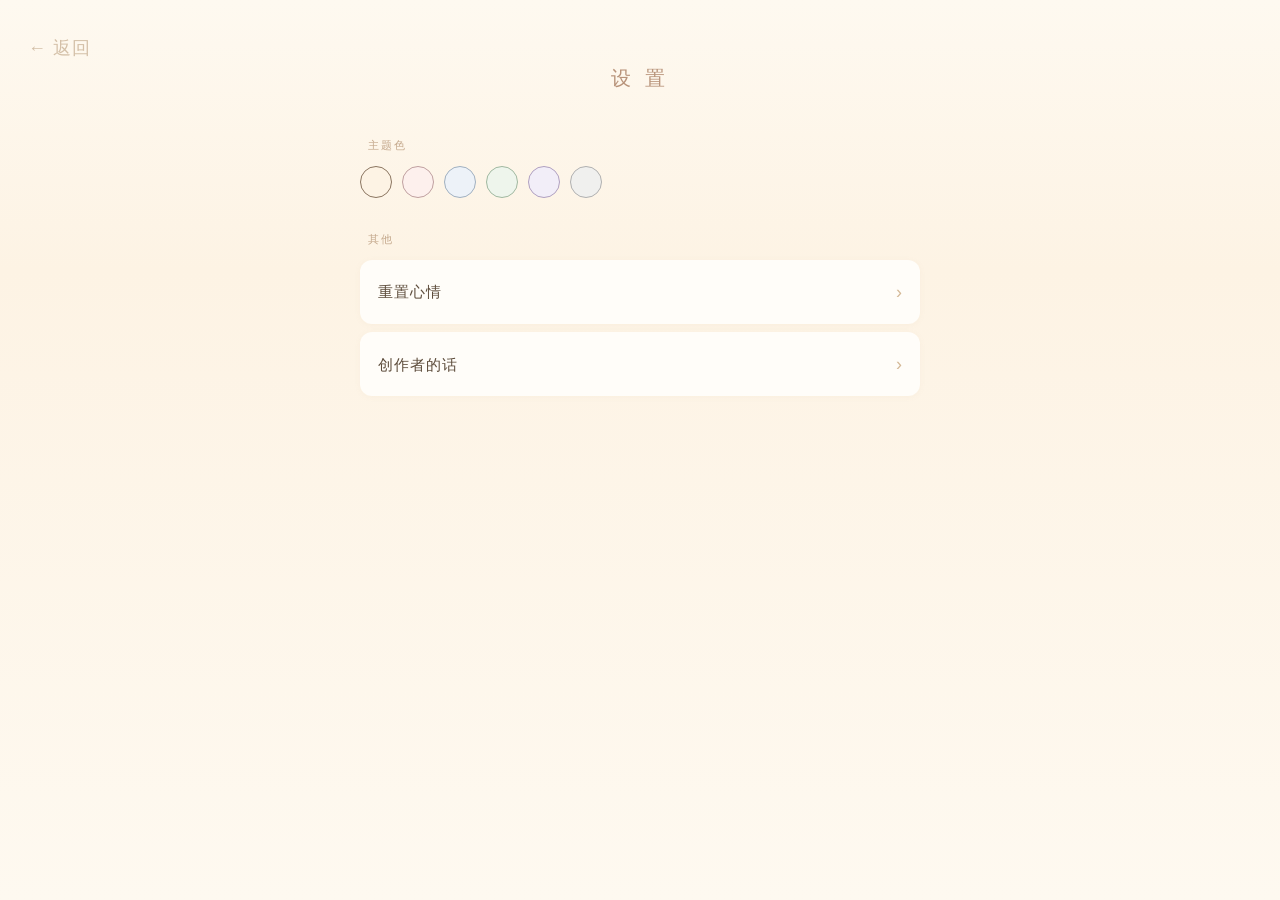
<file: settings.html>
<!DOCTYPE html>
<html lang="zh-CN">
<head>
    <meta charset="UTF-8">
    <meta name="viewport" content="width=device-width, initial-scale=1.0">
    <title>设置 · 100天</title>
    <style>
        * {
            margin: 0;
            padding: 0;
            box-sizing: border-box;
        }

        body {
            font-family: "PingFang SC", "Hiragino Sans GB", "Microsoft YaHei", "Noto Sans SC", sans-serif;
            background: linear-gradient(180deg, #fef9f0 0%, #fdf3e4 30%, #fef9f0 100%);
            min-height: 100vh;
            color: #5c4b3a;
            line-height: 1.8;
            -webkit-font-smoothing: antialiased;
        }

        .container {
            max-width: 600px;
            margin: 0 auto;
            padding: 40px 20px 60px;
        }

        .back-link {
            position: absolute;
            top: 32px;
            left: 28px;
            z-index: 998;
            font-size: 18px;
            color: #d4c0a8;
            text-decoration: none;
            letter-spacing: 1px;
            transition: color 0.3s ease;
        }
        .back-link:hover { color: #b8937a; }

        .page-title {
            text-align: center;
            font-size: 20px;
            font-weight: 400;
            color: #b8937a;
            letter-spacing: 4px;
            margin-bottom: 40px;
            padding-top: 20px;
        }

        .setting-group {
            margin-bottom: 32px;
        }

        .setting-group-title {
            font-size: 11px;
            color: #c4a88c;
            letter-spacing: 2px;
            margin-bottom: 10px;
            padding-left: 8px;
        }

        .setting-item {
            display: flex;
            justify-content: space-between;
            align-items: center;
            background: #fffdf9;
            border-radius: 12px;
            padding: 16px 18px;
            margin-bottom: 8px;
            cursor: pointer;
            transition: background 0.2s ease;
            box-shadow: 0 1px 6px rgba(180, 150, 120, 0.06);
        }
        .setting-item:hover {
            background: #fdf7ef;
        }
        .setting-item span:first-child {
            font-size: 15px;
            color: #5c4b3a;
            letter-spacing: 1px;
        }
        .setting-arrow {
            font-size: 18px;
            color: #d4b896;
        }

        .theme-colors {
            display: flex;
            gap: 10px;
            flex-wrap: wrap;
        }
        .color-dot {
            width: 32px;
            height: 32px;
            border-radius: 50%;
            cursor: pointer;
            border: 2px solid transparent;
            transition: border-color 0.2s ease, transform 0.2s ease;
        }
        .color-dot:hover {
            transform: scale(1.1);
        }
        .color-dot.active {
            border-color: #8b7560;
        }
        .color-warm { background: #fdf3e4; border: 1px solid #d4b896; }
.color-pink { background: #fdf0ed; border: 1px solid #c0a0a0; }
.color-blue { background: #edf2f8; border: 1px solid #a0b0c0; }
.color-green { background: #eef5ec; border: 1px solid #a0b8a0; }
.color-purple { background: #f2eef8; border: 1px solid #b0a0c0; }
.color-gray { background: #f0f0ee; border: 1px solid #b0b0b0; }
        .toast {
            position: fixed;
            top: 50%;
            left: 50%;
            transform: translate(-50%, -50%) scale(0.8);
            background: rgba(60, 40, 25, 0.88);
            color: #fef9f0;
            padding: 12px 24px;
            border-radius: 24px;
            font-size: 14px;
            letter-spacing: 2px;
            z-index: 3000;
            opacity: 0;
            pointer-events: none;
            transition: opacity 0.3s ease, transform 0.3s ease;
        }
        .toast.show {
            opacity: 1;
            transform: translate(-50%, -50%) scale(1);
        }

        @media (max-width: 480px) {
            .container {
                padding: 24px 14px 40px;
            }
            .setting-item {
                padding: 14px 16px;
            }
        }

        /* ========== 创作者的话 - 密码弹窗 ========== */
        .creator-password-overlay {
            display: none;
            position: fixed;
            top: 0; left: 0;
            width: 100%; height: 100%;
            background: rgba(0,0,0,0.7);
            z-index: 4000;
            align-items: center;
            justify-content: center;
        }
        .creator-password-box {
            background: #1a1a2e;
            border: 1px solid #3a3a58;
            border-radius: 16px;
            padding: 32px 28px 24px;
            width: 280px;
            text-align: center;
            position: relative;
        }
        .creator-password-close {
            position: absolute;
            top: 8px; right: 14px;
            font-size: 26px;
            color: #888;
            cursor: pointer;
        }
        .creator-password-title {
            font-size: 16px;
            color: #c8c0b8;
            letter-spacing: 2px;
            margin-bottom: 20px;
        }
        .creator-password-input {
            width: 100%;
            padding: 10px 14px;
            background: #252540;
            border: 1px solid #3a3a58;
            border-radius: 8px;
            color: #e0d8d0;
            font-size: 16px;
            text-align: center;
            outline: none;
            margin-bottom: 16px;
        }
        .creator-password-input:focus { border-color: #9080b0; }
        .creator-password-btn {
            width: 100%;
            padding: 10px;
            background: #3a3a58;
            border: none;
            border-radius: 8px;
            color: #d0c8c0;
            font-size: 14px;
            letter-spacing: 2px;
            cursor: pointer;
        }
        .creator-password-btn:hover { background: #4a4a6a; }
        .creator-password-error {
            font-size: 12px;
            color: #c06060;
            margin-top: 10px;
            min-height: 18px;
        }

        /* ========== 创作者的话 - 内容页 ========== */
        .creator-note-overlay {
            display: none;
            position: fixed;
            top: 0; left: 0;
            width: 100%; height: 100%;
            background: rgba(0,0,0,0.85);
            z-index: 4001;
            align-items: center;
            justify-content: center;
        }
        
        .creator-note-box {
        background: #1a1a2e;
        border: none;
        border-radius: 16px;
        padding: 40px 36px 36px;
        width: 480px;
        max-width: 90vw;
        max-height: 75vh;
        overflow-y: auto;
        scrollbar-width: none;
        -ms-overflow-style: none;
        position: relative;
        text-align: center;
        }
        
        .creator-note-close {
            position: absolute;
            top: 8px; right: 14px;
            font-size: 26px;
            color: #888;
            cursor: pointer;
        }
        .creator-note-title {
            font-size: 18px;
            color: #e0d8c8;
            letter-spacing: 3px;
            margin-bottom: 18px;
        }
                .creator-note-cards {
            display: flex;
            flex-direction: column;
            gap: 12px;
            text-align: left;
        }

        .note-card {
            background: #252540;
            border: 1px solid #3a3a58;
            border-radius: 12px;
            padding: 16px 18px;
        }

        .note-card p {
            font-size: 14px;
            color: #c8c0b0;
            line-height: 2;
            letter-spacing: 1px;
        }
        .creator-note-content {
        font-size: 15px;
        color: #c8c0b0;
        line-height: 2.2;
        letter-spacing: 1px;
        white-space: pre-wrap;
        text-align: left;
        max-width: 400px;
        margin: 0 auto;
        }
        
        .creator-note-box::-webkit-scrollbar {
        display: none;
        }
    </style>
</head>
<body>
    <!-- 返回 -->
    <a href="index.html" class="back-link" title="返回">← 返回</a>

    <div class="container">
        <h1 class="page-title">设 置</h1>

        <!-- 主题色 -->
        <div class="setting-group">
            <p class="setting-group-title">主题色</p>
            <div class="theme-colors" id="themeColors">
                <div class="color-dot color-warm" data-theme="warm"></div>
                <div class="color-dot color-pink" data-theme="pink"></div>
                <div class="color-dot color-blue" data-theme="blue"></div>
                <div class="color-dot color-green" data-theme="green"></div>
                <div class="color-dot color-purple" data-theme="purple"></div>
                <div class="color-dot color-gray" data-theme="gray"></div>
            </div>
        </div>

        <!-- 其他设置 -->
        <div class="setting-group">
            <p class="setting-group-title">其他</p>
            <div class="setting-item" id="resetMood">
                <span>重置心情</span>
                <span class="setting-arrow">›</span>
            </div>
            <div class="setting-item" id="creatorNoteTrigger">
                <span>创作者的话</span>
                <span class="setting-arrow">›</span>
            </div>
        </div>
    </div>

    <!-- Toast 提示 -->
    <div class="toast" id="toast"></div>

    <!-- 创作者的话 - 密码弹窗 -->
    <div class="creator-password-overlay" id="creatorPasswordOverlay">
        <div class="creator-password-box">
            <span class="creator-password-close" id="creatorPasswordClose">&times;</span>
            <p class="creator-password-title">🔒 输入密码</p>
            <input type="password" class="creator-password-input" id="creatorPasswordInput" placeholder="请输入密码">
            <button class="creator-password-btn" id="creatorPasswordBtn">确认</button>
            <p class="creator-password-error" id="creatorPasswordError"></p>
        </div>
    </div>

    <!-- 创作者的话 - 内容页 -->
        <!-- 创作者的话 - 内容页 -->
    <div class="creator-note-overlay" id="creatorNoteOverlay">
        <div class="creator-note-box">
            <span class="creator-note-close" id="creatorNoteClose">&times;</span>
            <p class="creator-note-title">创作者的话</p>
            <div class="creator-note-cards" id="creatorNoteCards">
                <div class="note-card">
                    <p>如果你能看到这些话了，就意味着我盼望好久的那一天到来了！如果你没有机会看到这个的话···我想这一切就都没有了意义，可能几个月或者几年后我才能缓过来吧（😭）2026.5.20</p>
                </div>
                <div class="note-card">
                    <p>啊啊啊！我好想和你待在一起啊！我心里真的好急啊今天！2026.5.20</p>
                </div>
                <div class="note-card">
                    <p>5.18那次梦里我终于和你在一起了，牵手拥抱逛街亲嘴，一切都是那么美好~2026.5.20</p>
                </div>
                <div class="note-card">
                    <p>我完全理解且支持你这几天甘青宁考试必须要早睡，我也希望这样！希望你能调整好状态！但是…突然间的改变，自私地且没分清主要矛盾地来看，我还是好难过啊…我怕这种失去的感觉，因为这让我再次感受到那种强烈的孤独感，又变成了孤身一人，我怕这种感觉…2026.5.21凌晨</p>
                </div>
                <div class="note-card">
                    <p>上面那句话就是我今天一整天那么想你！状态很奇怪的原因…2026.5.21凌晨</p>
                </div>
                 <div class="note-card">
                    <p>依旧很想你！这个密码其实也是形同虚设，我昨晚说的暴力破解其实就是电脑右键查看源代码就可以看到我写的话了···但我实在想把这些话给你说出来，只能借助这么一种有些无可奈何的方式写给你听了（即使你完全看不到目前），让我“欺骗欺骗”自己吧2026.5.21</p>
                </div>
                <div class="note-card">
                    <p>嗨嗨！心情又变好了！心态已经调整好了～哪怕每天的聊天时间很短，但只要是认真对待的，又何必伤心呢？因为是认真对待的，所以我不是孤独的！有人在陪我！哪怕时间很短，但那也是用心地陪伴！2026.5.23凌晨</p>
               </div>
                <div class="note-card">
                    <p>这几天一直在搞blog这个更大的项目，以至于这边的更新懈怠了，但今天又经历了一下5.20开始的事，你再次早睡了。或许是因为你放学回来得早，咱俩的聊天时间没那么短，以至于我的心情还不错～没有那一次的那么难过焦急…嘿嘿，而且我也真心希望你最后能取得一个好的结果！</p>2026.5.26</p>
                </div>
                 <div class="note-card">
                    <p>好嘛~被车剐蹭弄到绿化带里了，哈哈哈哈。又可怜又好笑，不过这只是个引子，想引出的是你没有回我早上的信息···emm 心里总觉得怪怪的，就是有点不舒服，不过因为你受到了更大的伤害，我也不好说这件事，所以就在这里说说，平复一下心情···我说我emo了，嗯···也不算全是玩笑话吧··哈哈···</p>2026.5.29</p>
                </div>
            </div>
        </div>
    </div>

    <script>
        // ========== Toast ==========
        const toast = document.getElementById('toast');
        function showToast(msg) {
            toast.textContent = msg;
            toast.classList.add('show');
            setTimeout(() => toast.classList.remove('show'), 1800);
        }

        // ========== 主题色 ==========
        const currentTheme = localStorage.getItem('dayTheme') || 'warm';
        document.querySelectorAll('.color-dot').forEach(dot => {
            if (dot.getAttribute('data-theme') === currentTheme) {
                dot.classList.add('active');
            }
            dot.addEventListener('click', function() {
                const theme = this.getAttribute('data-theme');
                localStorage.setItem('dayTheme', theme);
                document.querySelectorAll('.color-dot').forEach(d => d.classList.remove('active'));
                this.classList.add('active');
                showToast('主题已切换，刷新主页生效');
            });
        });

        // ========== 重置她的心情 ==========
        document.getElementById('resetMood').addEventListener('click', function() {
            localStorage.removeItem('herMood');
            showToast('心情已重置');
        });

        // ========== 创作者的话 ==========
        const CREATOR_PASSWORD = '975344';

        document.getElementById('creatorNoteTrigger').addEventListener('click', function() {
            document.getElementById('creatorPasswordOverlay').style.display = 'flex';
            document.getElementById('creatorPasswordInput').value = '';
            document.getElementById('creatorPasswordError').textContent = '';
            setTimeout(() => document.getElementById('creatorPasswordInput').focus(), 100);
        });

        document.getElementById('creatorPasswordClose').addEventListener('click', function() {
            document.getElementById('creatorPasswordOverlay').style.display = 'none';
        });

        document.getElementById('creatorPasswordOverlay').addEventListener('click', function(e) {
            if (e.target === this) this.style.display = 'none';
        });

        document.getElementById('creatorPasswordBtn').addEventListener('click', function() {
            const input = document.getElementById('creatorPasswordInput');
            if (input.value === CREATOR_PASSWORD) {
                document.getElementById('creatorPasswordOverlay').style.display = 'none';
                document.getElementById('creatorNoteOverlay').style.display = 'flex';
            } else {
                document.getElementById('creatorPasswordError').textContent = '密码错误';
                input.value = '';
            }
        });

        document.getElementById('creatorPasswordInput').addEventListener('keydown', function(e) {
            if (e.key === 'Enter') document.getElementById('creatorPasswordBtn').click();
        });

        document.getElementById('creatorNoteClose').addEventListener('click', function() {
            document.getElementById('creatorNoteOverlay').style.display = 'none';
        });

        document.getElementById('creatorNoteOverlay').addEventListener('click', function(e) {
            if (e.target === this) this.style.display = 'none';
        });
    </script>
</body>
</html>
</file>
